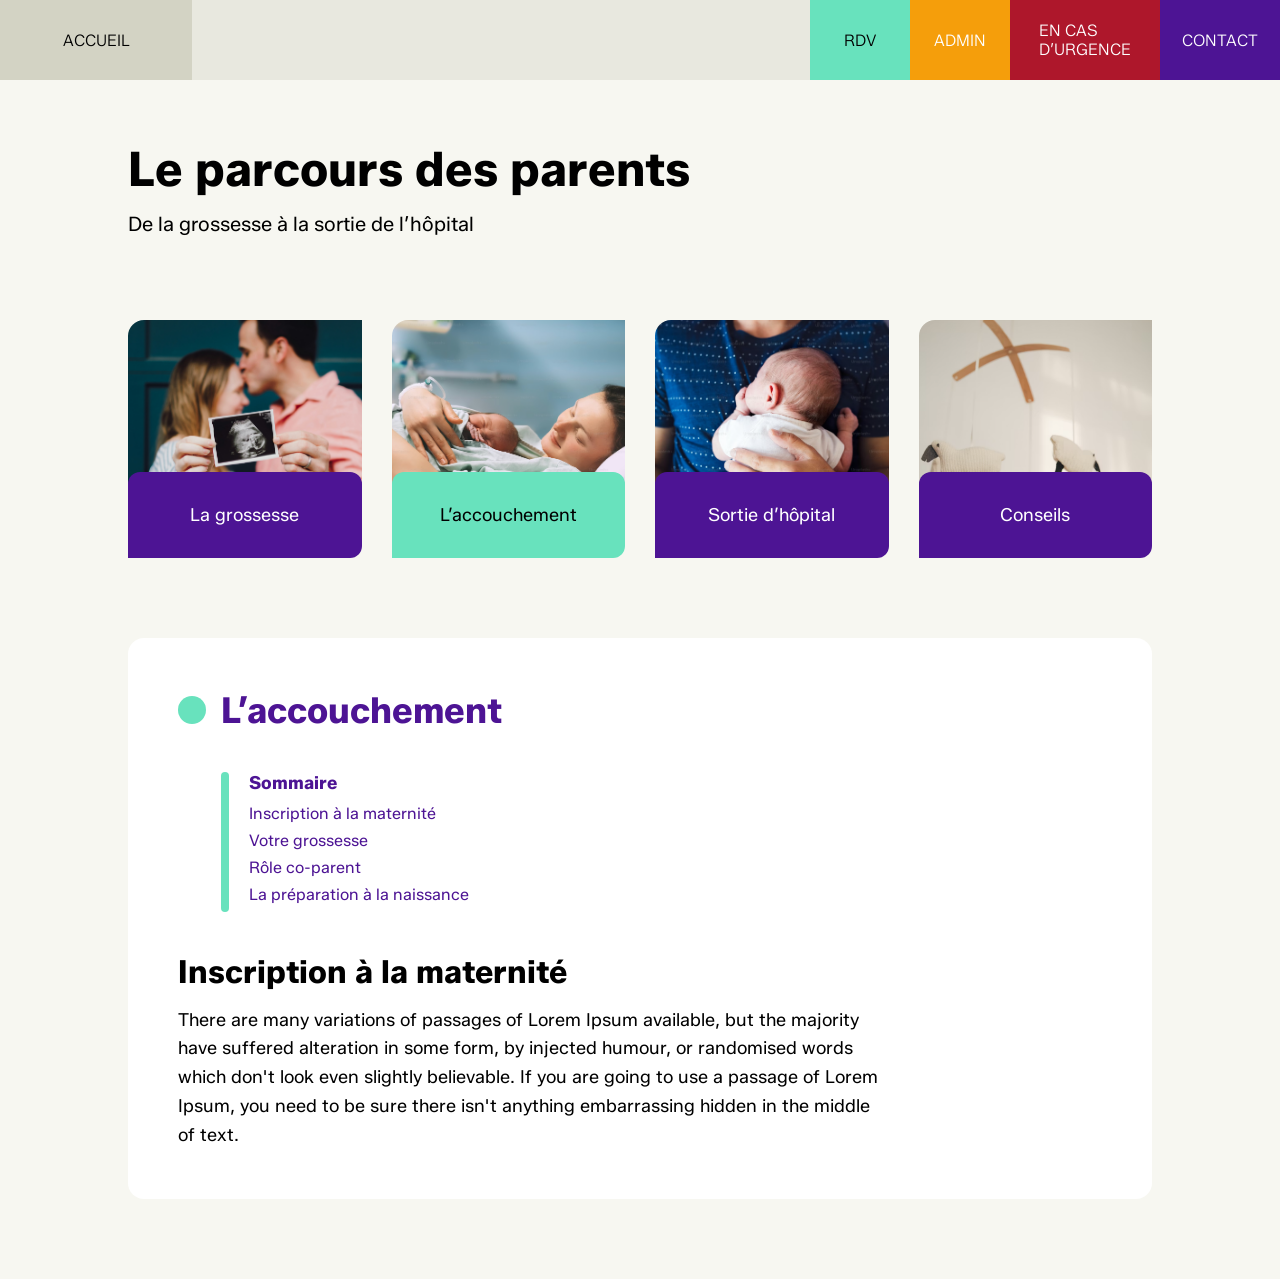
<file: index.html>
<!DOCTYPE html>
<html lang="fr">
  <head>
    <meta charset="UTF-8" />
    <title>Le parcours des parents</title>
    <link rel="preconnect" href="https://fonts.googleapis.com" />
    <link rel="preconnect" href="https://fonts.gstatic.com" crossorigin />
    <link
      href="https://fonts.googleapis.com/css2?family=Zalando+Sans:ital,wght@0,200..900;1,200..900&display=swap"
      rel="stylesheet"
    />
    <link rel="stylesheet" href="styles.css" />
  </head>
  <body>
    <!-- NAVIGATION -->
    <nav class="nav">
      <div class="nav-left">
        <a href="index.html" class="nav-link">ACCUEIL</a>
      </div>
      <div class="nav-right">
        <a href="rdv.html" class="nav-link nav-rdv">RDV</a>        <a href="admin.html" class="nav-link nav-admin">ADMIN</a>        <a href="#" class="nav-link nav-urgence">EN CAS D’URGENCE</a>
        <a href="#" class="nav-link nav-contact">CONTACT</a>
      </div>
    </nav>

    <!-- HEADER -->
    <header class="header">
      <h1>Le parcours des parents</h1>
      <p>De la grossesse à la sortie de l’hôpital</p>
    </header>

    <!-- CARTES -->
    <section class="cards">
      <div class="card">
        <img src="image/01.jpg" alt="La grossesse" />
        <div class="card-label purple">La grossesse</div>
      </div>

      <div class="card">
        <img src="image/02.png" alt="L'accouchement" />
        <div class="card-label green">L’accouchement</div>
      </div>

      <div class="card">
        <img src="image/03.png" alt="Sortie d'hôpital" />
        <div class="card-label purple">Sortie d’hôpital</div>
      </div>

      <div class="card">
        <img src="image/04.png" alt="Conseils" />
        <div class="card-label purple">Conseils</div>
      </div>
    </section>

    <!-- CONTENU -->
    <section class="content">
      <div class="content-box">
        <div class="content-title">
          <span class="dot"></span>
          <h2>L’accouchement</h2>
        </div>

        <div class="summary">
          <div class="summary-bar"></div>
          <div>
            <h3>Sommaire</h3>
            <ul>
              <li><a href="">Inscription à la maternité</a></li>
              <li><a href="#">Votre grossesse</a></li>
              <li><a href="#">Rôle co-parent</a></li>
              <li><a href="#">La préparation à la naissance</a></li>
            </ul>
          </div>
        </div>

        <h4>Inscription à la maternité</h4>
        <p>
          There are many variations of passages of Lorem Ipsum available, but
          the majority have suffered alteration in some form, by injected
          humour, or randomised words which don't look even slightly believable.
          If you are going to use a passage of Lorem Ipsum, you need to be sure
          there isn't anything embarrassing hidden in the middle of text.
        </p>
      </div>
    </section>
  </body>
</html>
</file>
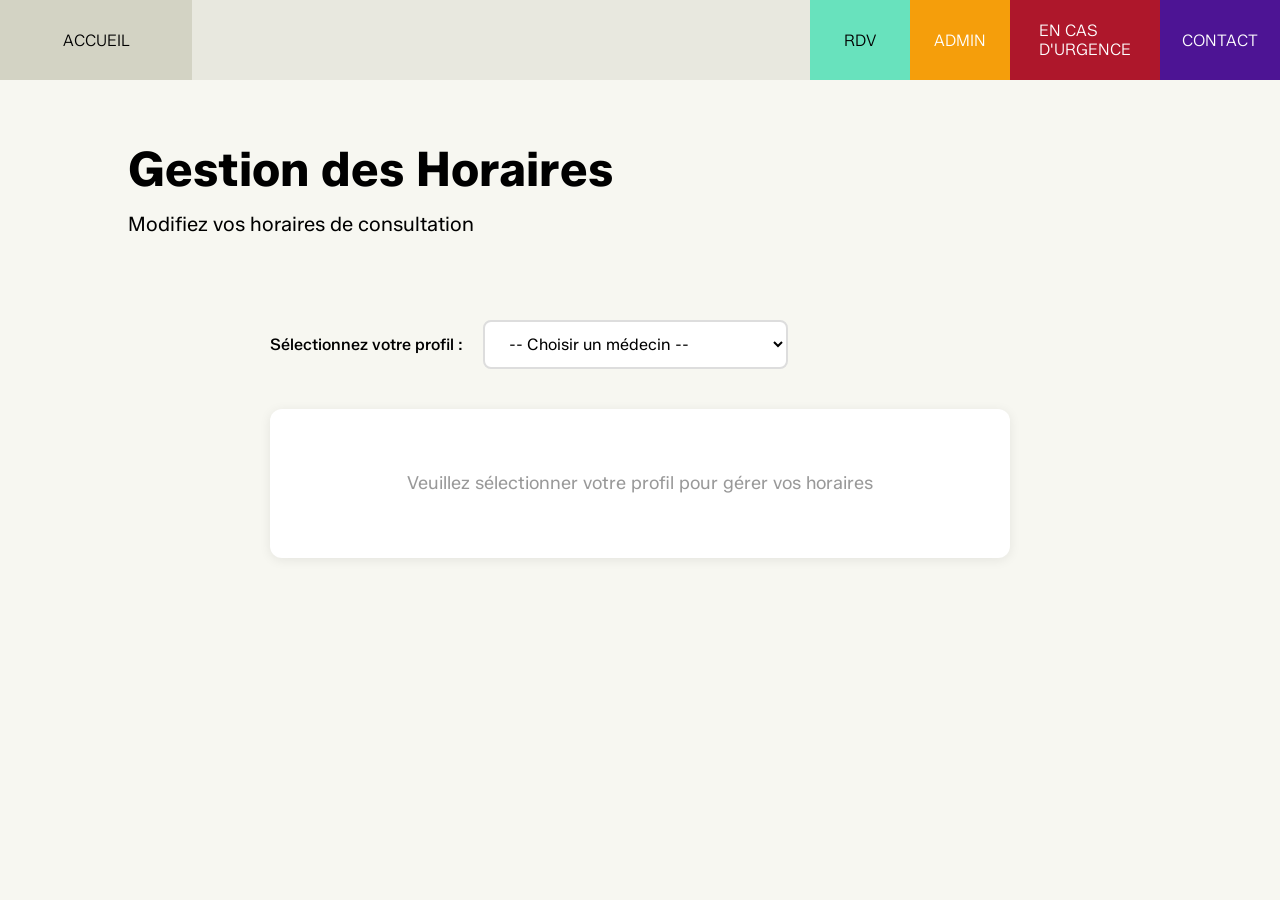
<file: admin.html>
<!DOCTYPE html>
<html lang="fr">
  <head>
    <meta charset="UTF-8" />
    <meta name="viewport" content="width=device-width, initial-scale=1.0" />
    <title>Gestion des Horaires - Le parcours des parents</title>
    <link rel="preconnect" href="https://fonts.googleapis.com" />
    <link rel="preconnect" href="https://fonts.gstatic.com" crossorigin />
    <link
      href="https://fonts.googleapis.com/css2?family=Zalando+Sans:ital,wght@0,200..900;1,200..900&display=swap"
      rel="stylesheet"
    />
    <link rel="stylesheet" href="styles.css" />
    <link rel="stylesheet" href="admin.css" />
  </head>
  <body>
    <!-- NAVIGATION -->
    <nav class="nav">
      <div class="nav-left">
        <a href="index.html" class="nav-link">ACCUEIL</a>
      </div>
      <div class="nav-right">
        <a href="rdv.html" class="nav-link nav-rdv">RDV</a>
        <a href="admin.html" class="nav-link nav-admin">ADMIN</a>
        <a href="#" class="nav-link nav-urgence">EN CAS D'URGENCE</a>
        <a href="#" class="nav-link nav-contact">CONTACT</a>
      </div>
    </nav>

    <!-- HEADER -->
    <header class="header">
      <h1>Gestion des Horaires</h1>
      <p>Modifiez vos horaires de consultation</p>
    </header>

    <!-- CONTENU -->
    <section class="admin-content">
      <!-- Sélection du médecin -->
      <div class="admin-selector">
        <label for="doctor-select">Sélectionnez votre profil :</label>
        <select id="doctor-select">
          <option value="">-- Choisir un médecin --</option>
        </select>
      </div>

      <!-- Panneau de modification -->
      <div id="admin-panel" class="admin-panel hidden">
        <div class="admin-panel-header">
          <h2 id="doctor-display-name"></h2>
          <p id="doctor-speciality"></p>
        </div>

        <!-- Calendrier pour sélectionner le jour -->
        <div class="admin-calendar-section">
          <h3>Sélectionnez un jour pour gérer les horaires</h3>
          
          <div class="calendar-header">
            <button class="btn-month-nav" id="admin-prev-month">◀</button>
            <h4 id="admin-current-month"></h4>
            <button class="btn-month-nav" id="admin-next-month">▶</button>
          </div>

          <div class="admin-calendar">
            <div class="calendar-days-header">
              <div class="day-name">Lun</div>
              <div class="day-name">Mar</div>
              <div class="day-name">Mer</div>
              <div class="day-name">Jeu</div>
              <div class="day-name">Ven</div>
              <div class="day-name">Sam</div>
              <div class="day-name">Dim</div>
            </div>
            <div class="admin-calendar-days" id="admin-calendar-days"></div>
          </div>
        </div>

        <!-- Horaires pour le jour sélectionné -->
        <div class="admin-horaires-section" id="admin-horaires-section" style="display: none;">
          <div class="selected-day-info">
            <h3>Horaires du <span id="selected-day-display"></span></h3>
            <button class="btn-change-day" id="back-to-calendar-btn">← Changer le jour</button>
          </div>

          <div class="horaires-container">
            <div id="day-horaires-list" class="horaires-list"></div>
            
            <div class="horaire-input-group">
              <input 
                type="text" 
                id="new-day-horaire" 
                placeholder="Ex: 09:00 ou 09:00 - 10:00 Couple"
                class="horaire-input"
              />
              <button id="add-day-horaire-btn" class="btn btn-add">+ Ajouter</button>
            </div>
          </div>

          <div class="admin-actions">
            <button id="save-day-horaires-btn" class="btn btn-save">💾 Enregistrer les horaires</button>
            <button id="reset-day-horaires-btn" class="btn btn-reset">↻ Réinitialiser ce jour</button>
          </div>

          <div id="day-status-message" class="status-message"></div>
        </div>

        <!-- RDV pris -->
        <div class="admin-rdvs-section">
          <h3>📅 Rendez-vous pris</h3>
          <div id="rdvs-list" class="rdvs-list"></div>
        </div>
      </div>

      <!-- Message si pas de médecin sélectionné -->
      <div id="no-selection" class="no-selection">
        <p>Veuillez sélectionner votre profil pour gérer vos horaires</p>
      </div>
    </section>

    <script src="admin-new.js"></script>
  </body>
</html>
</file>
<file: styles.css>
/* VARIABLES */
:root {
  --violet: #4d1494;
  --vert: #68e2bd;
  --rouge: #ae172b;
  --rouge-hover: #d8001d;
  --beige-bg: #f7f7f1;
  --beige-nav: #e8e8df;
  --blanc: #ffffff;

  --radius: 16px;
}

/* RESET */
* {
  margin: 0;
  padding: 0;
  box-sizing: border-box;
}

body {
  font-family: "Zalando Sans", Arial, sans-serif;
  background-color: var(--beige-bg);
  color: #000;
}

/* NAV */
.nav-left {
  background-color: #d3d3c4;
  height: 100%;
  display: flex;
  align-items: center;
  justify-content: center;
  flex: 0 1 15%;
  min-width: 120px;
}

.nav-right {
  display: flex;
  flex-direction: row;
  align-items: center;
  height: 100%;
  flex: 0 1 35%;
  min-width: 250px;
  justify-content: flex-end;
}
.nav {
  display: flex;
  justify-content: space-between;
  align-items: center;
  background-color: var(--beige-nav);
  height: 80px;
}

.nav-link {
  display: flex;
  align-items: center;
  height: 100%;
  padding: 0 30px;
  text-decoration: none;
  color: #000;
  font-weight: 300;
}

.nav-urgence {
  background-color: var(--rouge);
  color: #fff;
  display: flex;
  flex-direction: row;
  align-items: center;
  justify-content: center;
  flex: 1 1 20%;
  min-width: 150px;
}

.nav-urgence:hover {
  background-color: var(--rouge-hover);
}

.nav-contact {
  background-color: var(--violet);
  color: #fff;
  display: flex;
  align-items: center;
  justify-content: center;
  flex: 1 1 15%;
  min-width: 120px;
}

.nav-rdv {
  background-color: var(--vert);
  color: #000;
  display: flex;
  align-items: center;
  justify-content: center;
  flex: 1 1 12%;
  min-width: 100px;
}

.nav-admin {
  background-color: #f59e0b;
  color: #fff;
  display: flex;
  align-items: center;
  justify-content: center;
  flex: 1 1 12%;
  min-width: 100px;
}

.nav-admin:hover {
  background-color: #d97706;
}

/* HEADER */
.header {
  padding: 60px 80px 40px;
  margin-left: 48px;
  margin-right: 48px;
}

.header h1 {
  font-size: 48px;
  margin-bottom: 10px;
}

.header p {
  font-size: 20px;
}

/* CARTES */
.cards {
  display: grid;
  grid-template-columns: repeat(4, 1fr);
  gap: 30px;
  padding: 40px 80px;
  margin-left: 48px;
  margin-right: 48px;
}

.card {
  background-color: transparent;
  /* border-radius supprimé pour images rectangulaires */
  overflow: visible;
  position: relative;
}

.card img {
  width: 100%;
  height: 100%;
  max-width: 100%;
  min-width: 0;
  max-height: 100%;
  min-height: 100%;
  object-fit: cover;
  border-top-left-radius: 16px;
  border-bottom-right-radius: 16px;
  border-top-right-radius: 0;
  border-bottom-left-radius: 0;
  aspect-ratio: 1 / 1;
}

.card-label {
  padding: 18px;
  text-align: center;
  font-weight: bold;
  font-size: 18px;
  position: absolute;
  bottom: 0;
  left: 0;
  right: 0;
  width: 100%;
}

.card-label.purple {
  background-color: var(--violet);
  color: #fff;
  border-top-left-radius: 12px;
  border-top-right-radius: 12px;
  border-bottom-right-radius: 12px;
  font-weight: 400;
  height: auto;
  padding-top: 32px;
  padding-bottom: 32px;
  display: flex;
  align-items: center;
  justify-content: center;
  z-index: 1;
}

.card-label.green {
  background-color: var(--vert);
  color: #000;
  position: absolute;
  bottom: 0;
  left: 0;
  right: 0;
  width: 100%;
  border-top-left-radius: 12px;
  border-top-right-radius: 12px;
  border-bottom-right-radius: 12px;
  font-weight: 400;
  height: auto;
  padding-top: 32px;
  padding-bottom: 32px;
  display: flex;
  align-items: center;
  justify-content: center;
  z-index: 1;
}

.card-label.blue {
  background-color: #2563eb;
  color: #fff;
  position: absolute;
  bottom: 0;
  left: 0;
  right: 0;
  width: 100%;
  border-top-left-radius: 12px;
  border-top-right-radius: 12px;
  border-bottom-right-radius: 12px;
  font-weight: 400;
  height: auto;
  padding-top: 32px;
  padding-bottom: 32px;
  display: flex;
  align-items: center;
  justify-content: center;
  z-index: 1;
}

.card-rdv {
  text-decoration: none;
  color: inherit;
}

.card-rdv-content {
  display: flex;
  flex-direction: column;
  align-items: center;
  justify-content: center;
  height: 100%;
  background: linear-gradient(135deg, #dbeafe 0%, #e0e7ff 100%);
}

.card-rdv-content h3 {
  font-size: 24px;
  margin-bottom: 10px;
  color: #1f2937;
}

.card-rdv-content p {
  font-size: 14px;
  color: #4b5563;
  max-width: 90%;
}

/* CONTENU */
.content {
  padding: 40px 80px 80px;
  margin-left: 48px;
  margin-right: 48px;
}

.content-box {
  background-color: var(--blanc);
  border-radius: var(--radius);
  padding: 50px;
}

/* TITRE */
.content-title {
  display: flex;
  align-items: center;
  gap: 15px;
  margin-bottom: 40px;
}

.content-title h2 {
  color: var(--violet);
  font-size: 36px;
}

.dot {
  width: 28px;
  height: 28px;
  background-color: var(--vert);
  border-radius: 50%;
}

/* SOMMAIRE */
.summary {
  display: flex;
  gap: 20px;
  margin-bottom: 40px;
  margin-left: 43px;
}

.summary-bar {
  width: 8px;
  background-color: var(--vert);
  border-radius: var(--radius);
}

.summary h3 {
  color: var(--violet);
  margin-bottom: 10px;
  font-size: 18px;
}

.summary ul {
  list-style: none;
}

.summary li {
  margin-bottom: 8px;
  font-size: 16px;
}

.summary a {
  color: var(--violet);
  text-decoration: none;
}

/* TEXTE */
h4 {
  font-size: 32px;
  margin-bottom: 15px;
}

p {
  max-width: 700px;
  line-height: 1.6;
  font-size: 18px;
}
</file>
<file: admin.css>
/* Admin CSS styles */

.admin-content {
  padding: 40px 80px 80px;
  margin-left: 48px;
  margin-right: 48px;
  max-width: 1000px;
  margin-left: auto;
  margin-right: auto;
}

.admin-selector {
  margin-bottom: 40px;
  display: flex;
  gap: 20px;
  align-items: center;
}

.admin-selector label {
  font-weight: 500;
  font-size: 16px;
}

.admin-selector select {
  padding: 12px 20px;
  font-size: 16px;
  border: 2px solid #ddd;
  border-radius: 8px;
  background-color: white;
  cursor: pointer;
  min-width: 300px;
  font-family: "Zalando Sans", Arial, sans-serif;
  transition: border-color 0.3s;
}

.admin-selector select:hover {
  border-color: var(--violet);
}

.admin-selector select:focus {
  outline: none;
  border-color: var(--violet);
  box-shadow: 0 0 0 3px rgba(77, 20, 148, 0.1);
}

.admin-panel {
  background: white;
  border-radius: 12px;
  padding: 40px;
  box-shadow: 0 2px 12px rgba(0, 0, 0, 0.08);
}

.admin-panel.hidden {
  display: none;
}

.admin-panel-header {
  margin-bottom: 40px;
  padding-bottom: 20px;
  border-bottom: 2px solid var(--beige-bg);
}

.admin-panel-header h2 {
  font-size: 28px;
  margin-bottom: 5px;
  color: var(--violet);
}

.admin-panel-header p {
  color: #666;
  font-size: 16px;
  margin: 0;
}

/* CALENDAR */
.admin-calendar-section {
  margin-bottom: 40px;
}

.admin-calendar-section h3 {
  font-size: 18px;
  margin-bottom: 20px;
  color: #333;
}

.calendar-header {
  display: flex;
  justify-content: space-between;
  align-items: center;
  margin-bottom: 20px;
  padding: 15px;
  background-color: #f7f7f1;
  border-radius: 10px;
}

.btn-month-nav {
  background-color: var(--violet);
  color: white;
  border: none;
  padding: 8px 16px;
  border-radius: 6px;
  cursor: pointer;
  font-size: 16px;
  font-weight: bold;
  transition: all 0.3s;
}

.btn-month-nav:hover {
  background-color: #6a1fa8;
  transform: scale(1.05);
}

.calendar-header h4 {
  font-size: 18px;
  color: var(--violet);
  margin: 0;
  min-width: 150px;
  text-align: center;
}

.admin-calendar {
  background: white;
  border-radius: 10px;
  overflow: hidden;
  border: 1px solid #ddd;
}

.calendar-days-header {
  display: grid;
  grid-template-columns: repeat(7, 1fr);
  background-color: var(--violet);
  color: white;
  font-weight: bold;
}

.day-name {
  padding: 12px;
  text-align: center;
  font-size: 13px;
}

.admin-calendar-days {
  display: grid;
  grid-template-columns: repeat(7, 1fr);
  gap: 1px;
  background-color: #ddd;
  padding: 1px;
}

.admin-calendar-day {
  background-color: white;
  padding: 12px;
  text-align: center;
  cursor: pointer;
  min-height: 50px;
  display: flex;
  align-items: center;
  justify-content: center;
  font-weight: 500;
  transition: all 0.3s;
  color: #333;
  font-size: 14px;
}

.admin-calendar-day:hover:not(.disabled):not(.other-month) {
  background-color: #f0f0f0;
  transform: scale(1.05);
}

.admin-calendar-day.other-month {
  color: #ccc;
  background-color: #fafafa;
  cursor: default;
}

.admin-calendar-day.disabled {
  background-color: #f5f5f5;
  color: #ccc;
  cursor: not-allowed;
}

.admin-calendar-day.selected {
  background-color: var(--vert);
  color: #000;
  font-weight: bold;
}

.admin-calendar-day.today {
  border: 2px solid #f59e0b;
  font-weight: bold;
}

/* HORAIRES SECTION */
.admin-horaires-section {
  background-color: #f9f9f9;
  padding: 25px;
  border-radius: 10px;
  border: 1px solid #ddd;
}

.selected-day-info {
  display: flex;
  justify-content: space-between;
  align-items: center;
  margin-bottom: 20px;
  padding-bottom: 15px;
  border-bottom: 1px solid #ddd;
}

.selected-day-info h3 {
  margin: 0;
  color: var(--violet);
  font-size: 16px;
}

.selected-day-info {
  display: flex;
  justify-content: space-between;
  align-items: center;
  margin-bottom: 20px;
  padding-bottom: 15px;
  border-bottom: 1px solid #ddd;
}

.selected-day-info h3 {
  margin: 0;
  color: var(--violet);
  font-size: 16px;
}

.btn-change-day {
  background-color: #999;
  color: white;
  border: none;
  padding: 8px 16px;
  border-radius: 6px;
  cursor: pointer;
  font-size: 14px;
  transition: all 0.3s;
}

.btn-change-day:hover {
  background-color: #777;
}

/* RDV SECTION */
.admin-rdvs-section {
  margin-top: 40px;
  background-color: #f9f9f9;
  padding: 25px;
  border-radius: 10px;
  border: 1px solid #ddd;
}

.admin-rdvs-section h3 {
  margin-top: 0;
  font-size: 18px;
  color: #333;
}

.rdvs-list {
  display: flex;
  flex-direction: column;
  gap: 12px;
}

.rdv-item {
  background: white;
  padding: 15px;
  border-radius: 8px;
  border-left: 4px solid var(--vert);
  display: flex;
  justify-content: space-between;
  align-items: center;
  transition: all 0.3s;
}

.rdv-item:hover {
  box-shadow: 0 2px 8px rgba(0, 0, 0, 0.1);
  transform: translateX(5px);
}

.rdv-item-info {
  flex: 1;
}

.rdv-item-date {
  font-weight: bold;
  color: var(--violet);
  font-size: 14px;
  margin-bottom: 5px;
}

.rdv-item-details {
  color: #666;
  font-size: 13px;
}

.rdv-item-actions {
  display: flex;
  gap: 8px;
}

.btn-cancel-rdv {
  background-color: var(--rouge);
  color: white;
  border: none;
  padding: 6px 12px;
  border-radius: 4px;
  cursor: pointer;
  font-size: 12px;
  transition: all 0.3s;
}

.btn-cancel-rdv:hover {
  background-color: var(--rouge-hover);
}

.rdvs-empty {
  text-align: center;
  padding: 30px;
  color: #999;
  font-style: italic;
}

.horaires-container {
  margin-bottom: 20px;
}

.horaires-list {
  display: flex;
  flex-wrap: wrap;
  gap: 10px;
  margin-bottom: 15px;
  min-height: 45px;
  padding: 12px;
  background-color: white;
  border-radius: 8px;
  border: 1px solid #ddd;
}

.horaire-item {
  display: inline-flex;
  align-items: center;
  gap: 8px;
  background-color: #f0f0f0;
  padding: 6px 10px;
  border-radius: 6px;
  border: 1px solid #ccc;
  font-size: 13px;
  color: #333;
}

.horaire-item:hover {
  background-color: #e8e8e8;
  border-color: #aaa;
}

.horaire-remove {
  background: none;
  border: none;
  color: var(--rouge);
  cursor: pointer;
  font-size: 16px;
  padding: 0;
  display: flex;
  align-items: center;
  justify-content: center;
  width: 20px;
  height: 20px;
  transition: transform 0.2s;
}

.horaire-remove:hover {
  transform: scale(1.2);
}

.horaire-input-group {
  display: flex;
  gap: 10px;
}

.horaire-input {
  flex: 1;
  padding: 10px 14px;
  font-size: 14px;
  border: 1px solid #ddd;
  border-radius: 6px;
  font-family: "Zalando Sans", Arial, sans-serif;
  transition: border-color 0.3s;
}

.horaire-input:focus {
  outline: none;
  border-color: var(--vert);
  box-shadow: 0 0 0 3px rgba(104, 226, 189, 0.1);
}

.btn {
  padding: 10px 20px;
  font-size: 14px;
  border: none;
  border-radius: 6px;
  cursor: pointer;
  font-family: "Zalando Sans", Arial, sans-serif;
  font-weight: 500;
  transition: all 0.3s;
}

.btn-add {
  background-color: var(--vert);
  color: #000;
  white-space: nowrap;
}

.btn-add:hover {
  background-color: #4fd4a4;
  transform: translateY(-2px);
  box-shadow: 0 2px 8px rgba(104, 226, 189, 0.3);
}

.btn-save {
  background-color: var(--violet);
  color: white;
  min-width: 200px;
}

.btn-save:hover {
  background-color: #6a1fa8;
  transform: translateY(-2px);
  box-shadow: 0 2px 8px rgba(77, 20, 148, 0.3);
}

.btn-reset {
  background-color: #999;
  color: white;
  min-width: 200px;
}

.btn-reset:hover {
  background-color: #777;
  transform: translateY(-2px);
  box-shadow: 0 2px 8px rgba(0, 0, 0, 0.2);
}

.admin-actions {
  display: flex;
  gap: 15px;
  margin-top: 20px;
  flex-wrap: wrap;
}

.status-message {
  margin-top: 15px;
  padding: 12px;
  border-radius: 6px;
  text-align: center;
  font-weight: 500;
  display: none;
  font-size: 14px;
}

.status-message.success {
  display: block;
  background-color: #d4edda;
  color: #155724;
  border: 1px solid #c3e6cb;
}

.status-message.error {
  display: block;
  background-color: #f8d7da;
  color: #721c24;
  border: 1px solid #f5c6cb;
}

.no-selection {
  text-align: center;
  padding: 60px 40px;
  background-color: white;
  border-radius: 12px;
  color: #999;
  font-size: 18px;
  box-shadow: 0 2px 12px rgba(0, 0, 0, 0.08);
}

@media (max-width: 768px) {
  .admin-content {
    padding: 20px;
    margin-left: 20px;
    margin-right: 20px;
  }

  .admin-selector {
    flex-direction: column;
    align-items: stretch;
  }

  .admin-selector select {
    min-width: 100%;
  }

  .admin-panel {
    padding: 20px;
  }

  .horaire-input-group {
    flex-direction: column;
  }

  .btn-add {
    width: 100%;
  }

  .admin-actions {
    flex-direction: column;
  }

  .btn-save,
  .btn-reset {
    width: 100%;
    min-width: auto;
  }

  .selected-day-info {
    flex-direction: column;
    align-items: flex-start;
    gap: 10px;
  }
}
.admin-content {
  padding: 40px 80px 80px;
  margin-left: 48px;
  margin-right: 48px;
  max-width: 900px;
  margin-left: auto;
  margin-right: auto;
}

.admin-selector {
  margin-bottom: 40px;
  display: flex;
  gap: 20px;
  align-items: center;
}

.admin-selector label {
  font-weight: 500;
  font-size: 16px;
}

.admin-selector select {
  padding: 12px 20px;
  font-size: 16px;
  border: 2px solid #ddd;
  border-radius: 8px;
  background-color: white;
  cursor: pointer;
  min-width: 300px;
  font-family: "Zalando Sans", Arial, sans-serif;
  transition: border-color 0.3s;
}

.admin-selector select:hover {
  border-color: var(--violet);
}

.admin-selector select:focus {
  outline: none;
  border-color: var(--violet);
  box-shadow: 0 0 0 3px rgba(77, 20, 148, 0.1);
}

.admin-panel {
  background: white;
  border-radius: 12px;
  padding: 40px;
  box-shadow: 0 2px 12px rgba(0, 0, 0, 0.08);
  transition: opacity 0.3s, max-height 0.3s;
}

.admin-panel.hidden {
  display: none;
}

.admin-panel-header {
  margin-bottom: 30px;
  padding-bottom: 20px;
  border-bottom: 2px solid var(--beige-bg);
}

.admin-panel-header h2 {
  font-size: 28px;
  margin-bottom: 5px;
  color: var(--violet);
}

.admin-panel-header p {
  color: #666;
  font-size: 16px;
  margin: 0;
}

.admin-form h3 {
  font-size: 20px;
  margin-bottom: 20px;
  color: #333;
}

.horaires-container {
  margin-bottom: 30px;
}

.horaires-list {
  display: flex;
  flex-wrap: wrap;
  gap: 12px;
  margin-bottom: 20px;
  min-height: 50px;
  padding: 15px;
  background-color: var(--beige-bg);
  border-radius: 8px;
}

.horaire-item {
  display: inline-flex;
  align-items: center;
  gap: 8px;
  background-color: white;
  padding: 8px 12px;
  border-radius: 6px;
  border: 1px solid #ddd;
  font-size: 14px;
  color: #333;
}

.horaire-item:hover {
  background-color: #f5f5f5;
  border-color: #ccc;
}

.horaire-remove {
  background: none;
  border: none;
  color: var(--rouge);
  cursor: pointer;
  font-size: 18px;
  padding: 0;
  display: flex;
  align-items: center;
  justify-content: center;
  width: 24px;
  height: 24px;
  transition: transform 0.2s;
}

.horaire-remove:hover {
  transform: scale(1.2);
}

.horaire-input-group {
  display: flex;
  gap: 10px;
}

.horaire-input {
  flex: 1;
  padding: 12px 16px;
  font-size: 14px;
  border: 2px solid #ddd;
  border-radius: 8px;
  font-family: "Zalando Sans", Arial, sans-serif;
  transition: border-color 0.3s;
}

.horaire-input:focus {
  outline: none;
  border-color: var(--vert);
  box-shadow: 0 0 0 3px rgba(104, 226, 189, 0.1);
}

.btn {
  padding: 12px 24px;
  font-size: 16px;
  border: none;
  border-radius: 8px;
  cursor: pointer;
  font-family: "Zalando Sans", Arial, sans-serif;
  font-weight: 500;
  transition: all 0.3s;
}

.btn-add {
  background-color: var(--vert);
  color: #000;
  white-space: nowrap;
}

.btn-add:hover {
  background-color: #4fd4a4;
  transform: translateY(-2px);
  box-shadow: 0 4px 12px rgba(104, 226, 189, 0.3);
}

.btn-save {
  background-color: var(--violet);
  color: white;
  min-width: 240px;
}

.btn-save:hover {
  background-color: #6a1fa8;
  transform: translateY(-2px);
  box-shadow: 0 4px 12px rgba(77, 20, 148, 0.3);
}

.btn-reset {
  background-color: #999;
  color: white;
  min-width: 240px;
}

.btn-reset:hover {
  background-color: #777;
  transform: translateY(-2px);
  box-shadow: 0 4px 12px rgba(0, 0, 0, 0.2);
}

.admin-actions {
  display: flex;
  gap: 15px;
  margin-top: 30px;
  flex-wrap: wrap;
}

.status-message {
  margin-top: 20px;
  padding: 15px;
  border-radius: 8px;
  text-align: center;
  font-weight: 500;
  display: none;
}

.status-message.success {
  display: block;
  background-color: #d4edda;
  color: #155724;
  border: 1px solid #c3e6cb;
}

.status-message.error {
  display: block;
  background-color: #f8d7da;
  color: #721c24;
  border: 1px solid #f5c6cb;
}

.no-selection {
  text-align: center;
  padding: 60px 40px;
  background-color: white;
  border-radius: 12px;
  color: #999;
  font-size: 18px;
  box-shadow: 0 2px 12px rgba(0, 0, 0, 0.08);
}

@media (max-width: 768px) {
  .admin-content {
    padding: 20px 20px 40px;
    margin-left: 20px;
    margin-right: 20px;
  }

  .admin-selector {
    flex-direction: column;
    align-items: stretch;
  }

  .admin-selector select {
    min-width: 100%;
  }

  .admin-panel {
    padding: 20px;
  }

  .horaire-input-group {
    flex-direction: column;
  }

  .btn-add {
    width: 100%;
  }

  .admin-actions {
    flex-direction: column;
  }

  .btn-save,
  .btn-reset {
    width: 100%;
    min-width: auto;
  }
}
</file>
